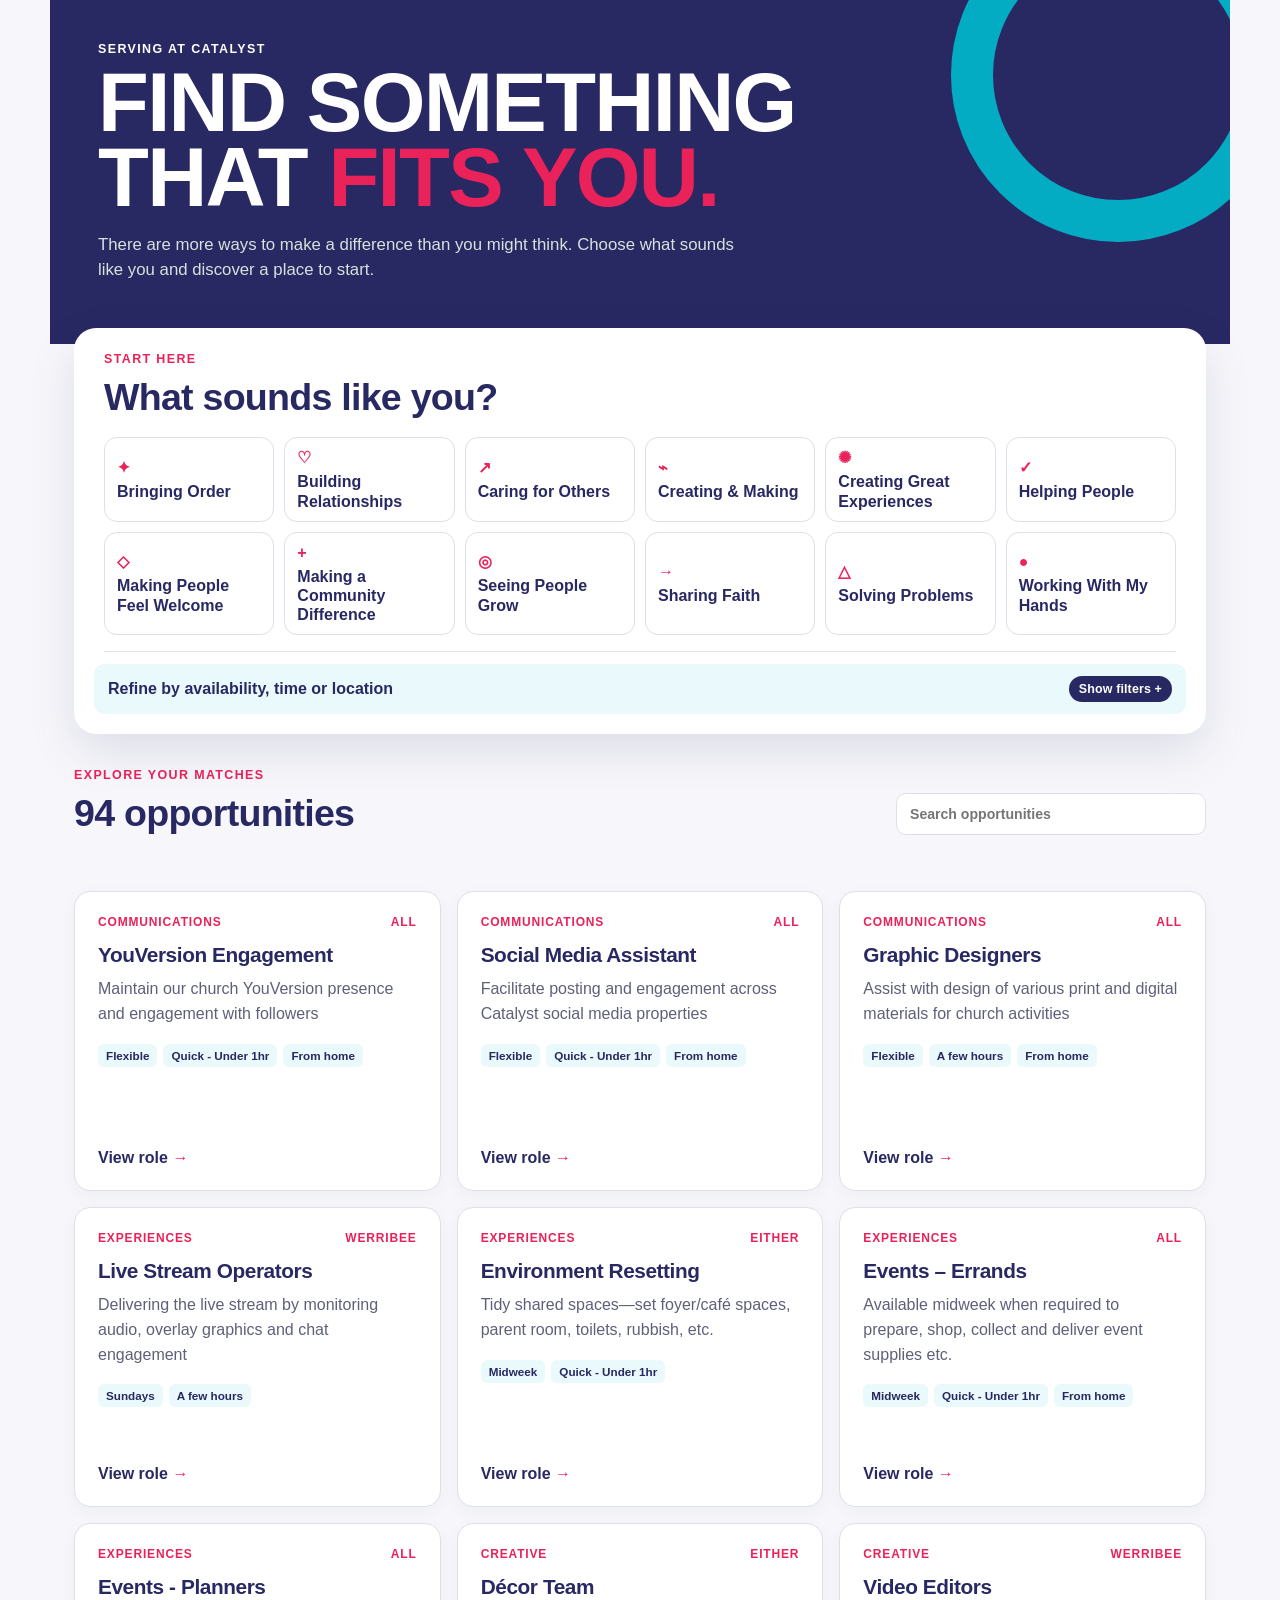
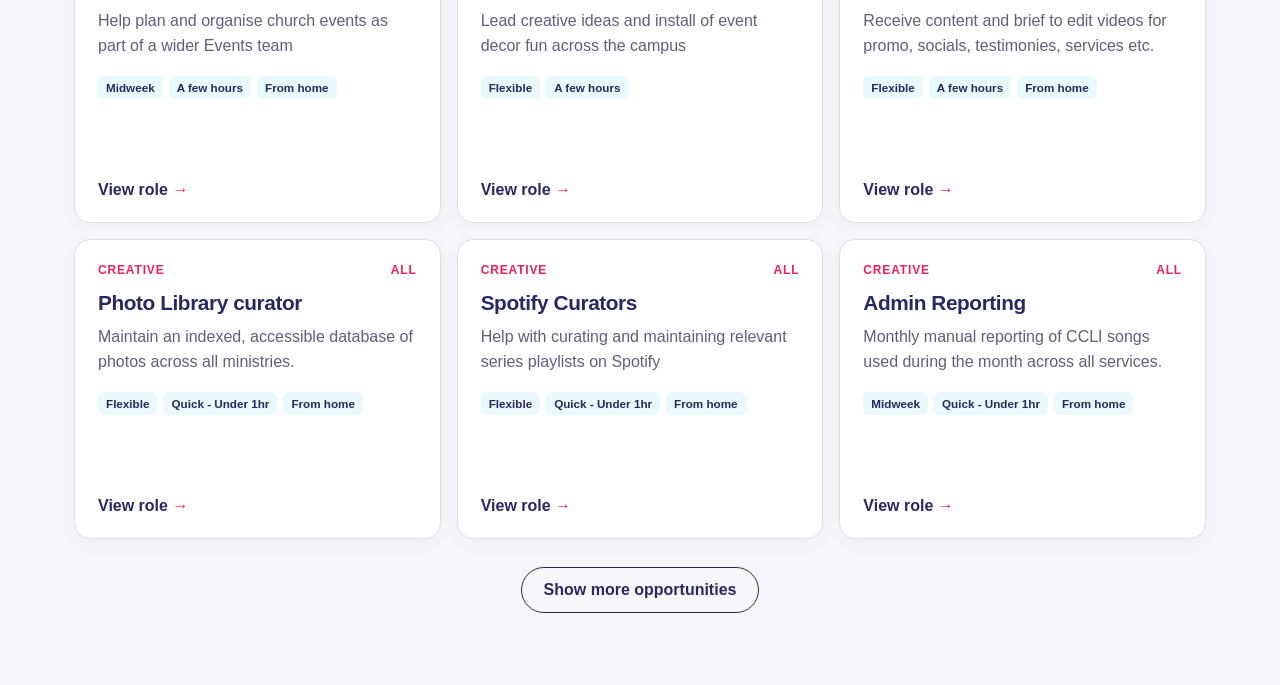
<file: index.html>
<!doctype html>
<html lang="en">
<head>
  <meta charset="utf-8">
  <meta name="viewport" content="width=device-width, initial-scale=1">
  <meta name="description" content="Discover volunteer opportunities at Catalyst that fit your interests, availability and skills.">
  <title>Find Your Fit | Catalyst Baptist Church</title>
  <link rel="stylesheet" href="styles.css?v=20260813-6">
</head>
<body>
  <main class="app-shell">
    <section class="hero" aria-labelledby="page-title">
      <p class="eyebrow">Serving at Catalyst</p>
      <h1 id="page-title">Find something that <em>fits you.</em></h1>
      <p class="hero-copy">There are more ways to make a difference than you might think. Choose what sounds like you and discover a place to start.</p>
    </section>

    <section class="finder" aria-label="Volunteer opportunity finder">
      <div class="finder-header">
        <div>
          <p class="step-label">Start here</p>
          <h2>What sounds like you?</h2>
        </div>
        <button id="clear-all" class="clear-button" type="button" hidden>Clear all</button>
      </div>
      <div id="interest-filters" class="choice-grid" aria-label="Filter by interests"></div>

      <details class="more-filters">
        <summary><span>Refine by availability, time or location</span></summary>
        <div class="filter-panel">
          <div class="filter-group">
            <h3>How do you like to contribute?</h3>
            <div id="style-filters" class="chip-list"></div>
          </div>
          <div class="filter-row">
            <label>When can you help?
              <select id="availability-filter"><option value="">Any time</option></select>
            </label>
            <label>How much time?
              <select id="commitment-filter"><option value="">Any amount</option></select>
            </label>
            <label>Where?
              <select id="campus-filter"><option value="">Any campus</option></select>
            </label>
          </div>
          <label class="remote-toggle"><input id="remote-filter" type="checkbox"> Show only roles I can help with from home</label>
        </div>
      </details>
    </section>

    <section class="results" aria-labelledby="results-heading" aria-live="polite">
      <div class="results-heading-row">
        <div>
          <p class="step-label">Explore your matches</p>
          <h2 id="results-heading"><span id="match-count">94</span> opportunities</h2>
        </div>
        <label class="search-label"><span class="sr-only">Search roles</span><input id="search" type="search" placeholder="Search opportunities"></label>
      </div>
      <div id="active-filters" class="active-filters" aria-label="Active filters"></div>
      <div id="role-grid" class="role-grid"></div>
      <div id="empty-state" class="empty-state" hidden>
        <h3>No exact matches yet</h3>
        <p>Try removing one filter—there may be a role you haven't considered.</p>
        <button type="button" id="empty-clear" class="primary-button">Show all opportunities</button>
      </div>
      <button id="show-more" class="show-more" type="button">Show more opportunities</button>
    </section>
  </main>

  <dialog id="role-dialog" aria-labelledby="dialog-title">
    <button class="dialog-close" type="button" aria-label="Close role details">×</button>
    <div id="dialog-content"></div>
  </dialog>
  <script src="app.js?v=20260813-2" defer></script>
</body>
</html>
</file>
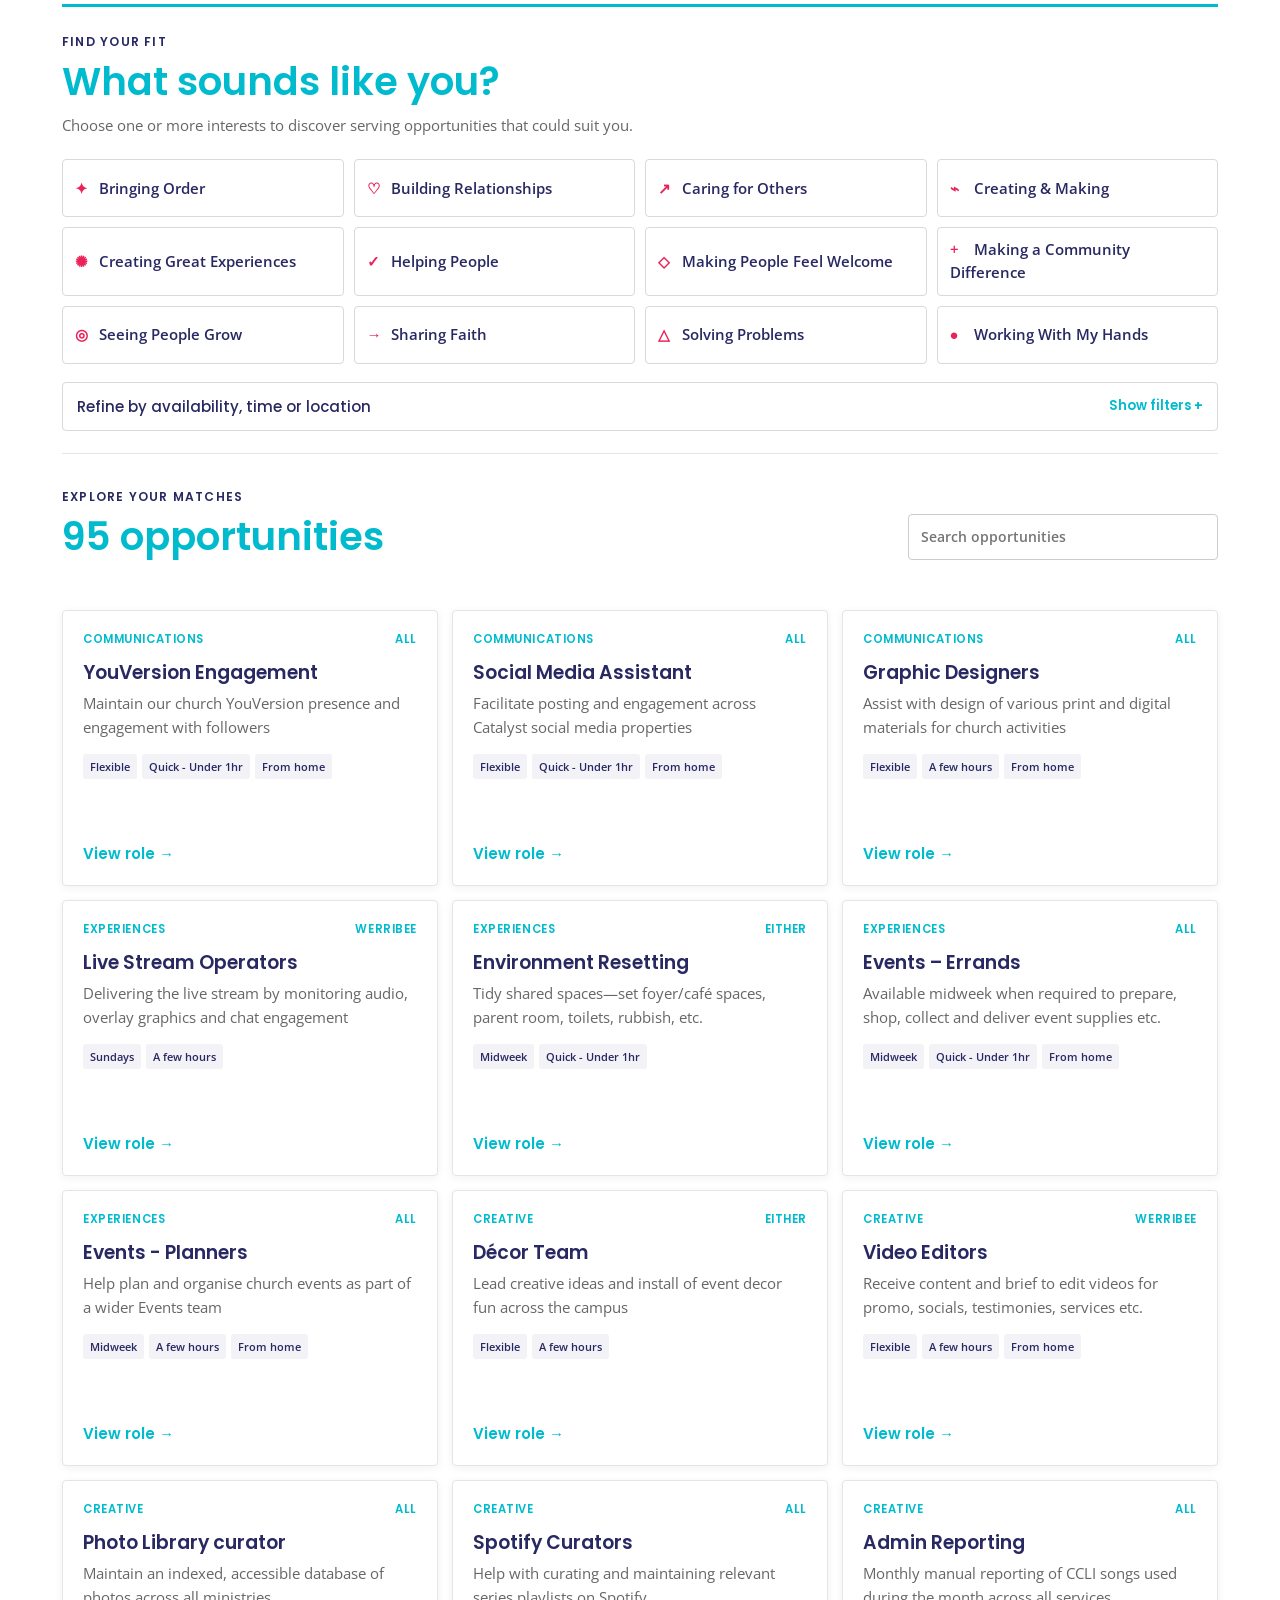
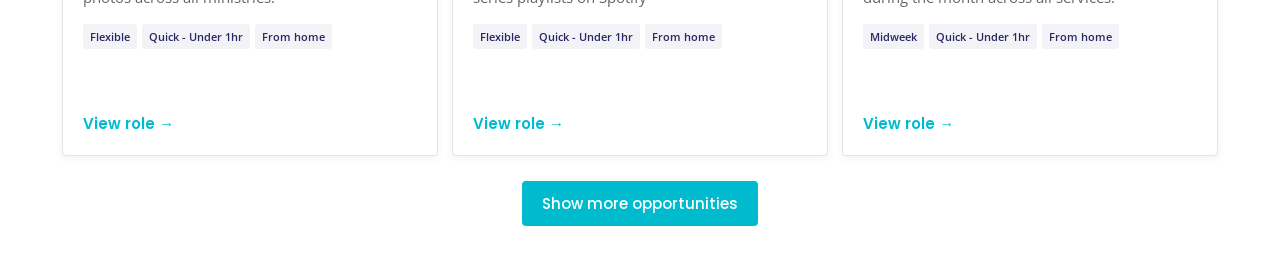
<file: embed/index.html>
<!doctype html>
<html lang="en">
<head>
  <meta charset="utf-8">
  <meta name="viewport" content="width=device-width, initial-scale=1">
  <meta name="description" content="Find a serving opportunity at Catalyst that fits you.">
  <title>Find Your Fit | Catalyst Baptist Church</title>
  <link rel="preconnect" href="https://fonts.googleapis.com">
  <link rel="preconnect" href="https://fonts.gstatic.com" crossorigin>
  <link href="https://fonts.googleapis.com/css2?family=Open+Sans:wght@400;600;700&family=Poppins:wght@500;600&display=swap" rel="stylesheet">
  <link rel="stylesheet" href="styles.css?v=20260814-1">
</head>
<body>
  <main class="embed-shell">
    <section class="finder" aria-label="Volunteer opportunity finder">
      <div class="finder-header">
        <div>
          <p class="step-label">Find your fit</p>
          <h2>What sounds like you?</h2>
          <p class="finder-intro">Choose one or more interests to discover serving opportunities that could suit you.</p>
        </div>
        <button id="clear-all" class="clear-button" type="button" hidden>Clear all</button>
      </div>
      <div id="interest-filters" class="choice-grid" aria-label="Filter by interests"></div>

      <details class="more-filters">
        <summary><span>Refine by availability, time or location</span></summary>
        <div class="filter-panel">
          <div class="filter-group">
            <h3>How do you like to contribute?</h3>
            <div id="style-filters" class="chip-list"></div>
          </div>
          <div class="filter-row">
            <label>When can you help?
              <select id="availability-filter"><option value="">Any time</option></select>
            </label>
            <label>How much time?
              <select id="commitment-filter"><option value="">Any amount</option></select>
            </label>
            <label>Where?
              <select id="campus-filter"><option value="">Any campus</option></select>
            </label>
          </div>
          <label class="remote-toggle"><input id="remote-filter" type="checkbox"> Show only roles I can help with from home</label>
        </div>
      </details>
    </section>

    <section class="results" aria-labelledby="results-heading" aria-live="polite">
      <div class="results-heading-row">
        <div>
          <p class="step-label">Explore your matches</p>
          <h2 id="results-heading"><span id="match-count">94</span> opportunities</h2>
        </div>
        <label class="search-label"><span class="sr-only">Search roles</span><input id="search" type="search" placeholder="Search opportunities"></label>
      </div>
      <div id="active-filters" class="active-filters" aria-label="Active filters"></div>
      <div id="role-grid" class="role-grid"></div>
      <div id="empty-state" class="empty-state" hidden>
        <h3>No exact matches yet</h3>
        <p>Try removing one filter—there may be a role you haven't considered.</p>
        <button type="button" id="empty-clear" class="primary-button">Show all opportunities</button>
      </div>
      <button id="show-more" class="show-more" type="button">Show more opportunities</button>
    </section>
  </main>

  <dialog id="role-dialog" aria-labelledby="dialog-title">
    <button class="dialog-close" type="button" aria-label="Close role details">×</button>
    <div id="dialog-content"></div>
  </dialog>
  <script src="app.js?v=20260814-2" defer></script>
</body>
</html>
</file>
<file: styles.css>
:root {
  --navy: #282863;
  --pink: #ea225a;
  --cyan: #00bbce;
  --yellow: #ffd600;
  --ink: #282863;
  --muted: #5e607a;
  --cream: #f7f7fb;
  --paper: #ffffff;
  --tint: #eaf9fb;
  --line: #dedfea;
  --shadow: 0 18px 48px rgba(40, 40, 99, .12);
  --headline: "Arial Narrow", "Helvetica Neue Condensed", Impact, sans-serif;
  --body: Arial, Helvetica, sans-serif;
}
* { box-sizing: border-box; }
html { scroll-behavior: smooth; }
body { margin: 0; color: var(--ink); background: var(--cream); font-family: var(--body); }
button, input, select { font: inherit; }
button, summary, select { cursor: pointer; }
button:focus-visible, input:focus-visible, select:focus-visible, summary:focus-visible { outline: 3px solid rgba(0,187,206,.38); outline-offset: 3px; }
.app-shell { max-width: 1180px; margin: 0 auto; padding: 0 24px 72px; }
.hero { position: relative; overflow: hidden; margin: 0 -24px; padding: 42px 48px 44px; color: #fff; background: var(--navy); }
.hero::after { content: ""; position: absolute; width: 250px; height: 250px; right: -55px; top: -92px; border: 42px solid var(--cyan); border-radius: 50%; opacity: .9; }
.eyebrow, .step-label { margin: 0 0 10px; font-weight: 700; letter-spacing: .11em; text-transform: uppercase; font-size: .78rem; }
.eyebrow { color: #fff; }
h1, h2, h3 { font-family: var(--headline); font-stretch: condensed; letter-spacing: -.02em; }
h1 { position: relative; z-index: 1; max-width: 760px; margin: 0; font-size: clamp(2.8rem, 6.5vw, 5.2rem); line-height: .9; text-transform: uppercase; }
h1 em { color: var(--pink); font-style: normal; }
.hero-copy { position: relative; z-index: 1; max-width: 660px; margin: 16px 0 18px; color: #d7e2dd; font-size: 1.05rem; line-height: 1.5; }
.hero-stats { display: flex; flex-wrap: wrap; gap: 10px 30px; color: #d7e2dd; font-size: .92rem; }
.hero-stats span:not(:last-child)::after { content: "·"; margin-left: 30px; color: var(--cyan); }
.hero-stats strong { color: #fff; }
.finder { position: relative; z-index: 2; margin-top: -16px; padding: 24px 30px; border-radius: 22px; background: var(--paper); box-shadow: var(--shadow); }
.finder-header, .results-heading-row { display: flex; justify-content: space-between; gap: 20px; align-items: end; }
.step-label { color: var(--pink); }
h2 { margin: 0; font-size: clamp(1.7rem, 3vw, 2.35rem); }
.clear-button { padding: 8px 0; color: var(--navy); border: 0; background: none; font-weight: 700; text-decoration: underline; }
.choice-grid { display: grid; grid-template-columns: repeat(6, 1fr); gap: 10px; margin-top: 18px; }
.choice, .chip { border: 1px solid var(--line); color: var(--ink); background: #fff; transition: .15s ease; }
.choice { min-height: 64px; padding: 10px 12px; border-radius: 13px; text-align: left; font-weight: 700; line-height: 1.2; }
.choice::before { content: attr(data-mark); display: block; margin-bottom: 5px; color: var(--pink); font-size: 1rem; }
.choice:hover, .chip:hover { border-color: var(--cyan); transform: translateY(-1px); }
.choice[aria-pressed="true"], .chip[aria-pressed="true"] { color: #fff; border-color: var(--navy); background: var(--navy); }
.choice[aria-pressed="true"]::before { color: var(--pink); }
.more-filters { margin-top: 16px; border-top: 1px solid var(--line); }
.more-filters summary { display: flex; justify-content: space-between; align-items: center; gap: 16px; margin: 12px -10px -4px; padding: 12px 14px; border-radius: 10px; color: var(--navy); background: var(--tint); font-weight: 700; list-style: none; }
.more-filters summary::after { content: "Show filters  +"; flex: 0 0 auto; padding: 6px 10px; border-radius: 999px; color: #fff; background: var(--navy); font-size: .78rem; letter-spacing: .01em; }
.more-filters[open] summary::after { content: "Hide filters  −"; }
.more-filters summary::-webkit-details-marker { display: none; }
.filter-panel { padding-top: 22px; }
.filter-group h3 { margin: 0 0 10px; font-size: 1rem; letter-spacing: 0; }
.chip-list, .active-filters { display: flex; flex-wrap: wrap; gap: 8px; }
.chip { padding: 8px 12px; border-radius: 999px; font-size: .88rem; font-weight: 600; }
.filter-row { display: grid; grid-template-columns: repeat(3, 1fr); gap: 14px; margin-top: 22px; }
label { font-weight: 700; font-size: .88rem; }
select, input[type="search"] { width: 100%; margin-top: 7px; padding: 12px 13px; color: var(--ink); border: 1px solid var(--line); border-radius: 10px; background: #fff; }
.remote-toggle { display: flex; align-items: center; gap: 9px; margin-top: 18px; font-weight: 600; }
.remote-toggle input { width: 18px; height: 18px; accent-color: var(--pink); }
.results { padding-top: 34px; }
.search-label { width: min(310px, 36vw); }
.search-label input { margin: 0; }
.active-filters { min-height: 26px; margin: 18px 0 12px; }
.active-pill { padding: 6px 10px; border: 0; border-radius: 999px; color: var(--navy); background: var(--tint); font-size: .8rem; font-weight: 700; }
.active-pill::after { content: " ×"; }
.role-grid { display: grid; grid-template-columns: repeat(3, 1fr); gap: 16px; }
.role-card { display: flex; flex-direction: column; min-height: 300px; padding: 23px; border: 1px solid var(--line); border-radius: 16px; background: var(--paper); box-shadow: 0 5px 18px rgba(23,53,46,.04); }
.role-card:hover { border-color: #aabcb3; box-shadow: 0 12px 26px rgba(23,53,46,.08); }
.card-topline { display: flex; justify-content: space-between; gap: 8px; color: var(--pink); font-size: .75rem; font-weight: 700; letter-spacing: .07em; text-transform: uppercase; }
.role-card h3 { margin: 14px 0 9px; font-size: 1.3rem; line-height: 1.18; }
.role-card p { margin: 0; color: var(--muted); line-height: 1.55; }
.card-tags { display: flex; flex-wrap: wrap; gap: 6px; margin: 17px 0; }
.card-tags span { padding: 5px 8px; border-radius: 6px; color: var(--navy); background: var(--tint); font-size: .73rem; font-weight: 700; }
.view-role { align-self: flex-start; margin-top: auto; padding: 8px 0 0; border: 0; color: var(--navy); background: none; font-weight: 800; }
.view-role::after { content: " →"; color: var(--pink); }
.show-more { display: block; margin: 28px auto 0; padding: 13px 22px; border: 1px solid var(--navy); border-radius: 999px; color: var(--navy); background: transparent; font-weight: 800; }
.show-more:hover { color: #fff; background: var(--navy); }
.empty-state { padding: 60px 20px; text-align: center; }
.empty-state h3 { margin: 0; font-size: 1.6rem; }
.empty-state p { color: var(--muted); }
.primary-button { padding: 12px 18px; color: #fff; border: 0; border-radius: 9px; background: var(--navy); font-weight: 700; }
dialog { width: min(680px, calc(100% - 28px)); max-height: calc(100vh - 28px); padding: 0; border: 0; border-radius: 20px; color: var(--ink); box-shadow: var(--shadow); }
dialog::backdrop { background: rgba(12, 29, 24, .65); backdrop-filter: blur(3px); }
.dialog-close { position: absolute; right: 15px; top: 12px; width: 38px; height: 38px; border: 0; border-radius: 50%; color: var(--navy); background: var(--tint); font-size: 1.5rem; }
#dialog-content { padding: 38px; }
.dialog-kicker { color: var(--pink); font-weight: 800; text-transform: uppercase; letter-spacing: .08em; font-size: .78rem; }
#dialog-title { margin: 10px 44px 12px 0; font-size: 2rem; }
.dialog-summary { color: var(--muted); font-size: 1.05rem; line-height: 1.65; }
.detail-grid { display: grid; grid-template-columns: 1fr 1fr; gap: 17px; margin: 25px 0; padding: 20px; border-radius: 12px; background: var(--cream); }
.detail-grid dt { color: var(--muted); font-size: .75rem; font-weight: 700; text-transform: uppercase; }
.detail-grid dd { margin: 4px 0 0; font-weight: 700; }
.dialog-actions { display: flex; flex-wrap: wrap; gap: 10px; align-items: center; }
.dialog-actions a { display: inline-block; padding: 13px 18px; border-radius: 9px; color: #fff; background: var(--pink); font-weight: 800; text-decoration: none; }
.dialog-note { color: var(--muted); font-size: .82rem; }
.sr-only { position: absolute; width: 1px; height: 1px; padding: 0; margin: -1px; overflow: hidden; clip: rect(0,0,0,0); white-space: nowrap; border: 0; }
@media (max-width: 1100px) { .choice-grid { grid-template-columns: repeat(4, 1fr); } }
@media (max-width: 850px) { .choice-grid { grid-template-columns: repeat(3, 1fr); } .role-grid { grid-template-columns: repeat(2, 1fr); } }
@media (max-width: 620px) {
  .app-shell { padding: 0 14px 54px; }
  .hero { margin: 0 -14px; padding: 38px 20px 38px; }
  .hero::after { width: 190px; height: 190px; border-width: 32px; right: -70px; top: -80px; opacity: .65; }
  .hero-copy { font-size: 1rem; }
  .hero-stats { display: grid; gap: 5px; }
  .hero-stats span::after { display: none; }
  .finder { margin-top: -18px; padding: 22px 16px; border-radius: 17px; }
  .choice-grid { grid-template-columns: repeat(2, 1fr); }
  .choice { min-height: 70px; font-size: .9rem; }
  .filter-row, .role-grid, .detail-grid { grid-template-columns: 1fr; }
  .results-heading-row { align-items: stretch; flex-direction: column; }
  .search-label { width: 100%; }
  .role-card { min-height: 270px; }
  #dialog-content { padding: 32px 22px 24px; }
}
@media (min-width: 1500px) {
  .hero { padding-right: 72px; padding-left: 72px; }
  .hero-copy { max-width: 720px; }
}
@media (prefers-reduced-motion: reduce) { html { scroll-behavior: auto; } *, *::before, *::after { transition: none !important; } }
</file>
<file: embed/styles.css>
:root { --cyan:#00bbce; --navy:#282863; --pink:#ea225a; --ink:#222; --muted:#666; --line:#e5e5e5; --pale:#f4fbfc; }
* { box-sizing:border-box; }
html { scroll-behavior:smooth; }
body { margin:0; color:var(--ink); background:transparent; font:400 15px/1.55 "Open Sans",Arial,sans-serif; }
button,input,select { font:inherit; }
button,summary,select { cursor:pointer; }
button:focus-visible,input:focus-visible,select:focus-visible,summary:focus-visible { outline:3px solid rgba(0,187,206,.32); outline-offset:2px; }
.embed-shell { width:100%; max-width:1180px; margin:0 auto; padding:4px 12px 40px; }
h2,h3 { margin:0; font-family:Poppins,Arial,sans-serif; font-weight:600; line-height:1.2; }
h2 { color:var(--cyan); font-size:clamp(1.75rem,3vw,2.5rem); }
.step-label { margin:0 0 7px; color:var(--navy); font-family:Poppins,Arial,sans-serif; font-size:.76rem; font-weight:600; letter-spacing:.1em; text-transform:uppercase; }
.finder { padding:26px 0 22px; border-top:3px solid var(--cyan); border-bottom:1px solid var(--line); }
.finder-header,.results-heading-row { display:flex; justify-content:space-between; align-items:flex-end; gap:24px; }
.finder-intro { max-width:680px; margin:9px 0 0; color:var(--muted); }
.clear-button { padding:5px 0; color:var(--cyan); border:0; background:none; font-weight:700; text-decoration:underline; }
.choice-grid { display:grid; grid-template-columns:repeat(4,minmax(0,1fr)); gap:10px; margin-top:22px; }
.choice,.chip { color:var(--navy); border:1px solid #d8d8df; background:#fff; font-weight:600; transition:.15s ease; }
.choice { min-height:58px; padding:10px 12px; border-radius:4px; text-align:left; }
.choice::before { content:attr(data-mark); display:inline-block; width:24px; color:var(--pink); }
.choice:hover,.chip:hover { border-color:var(--cyan); background:var(--pale); }
.choice[aria-pressed="true"],.chip[aria-pressed="true"] { color:#fff; border-color:var(--cyan); background:var(--cyan); }
.choice[aria-pressed="true"]::before { color:#fff; }
.more-filters { margin-top:18px; }
.more-filters summary { display:flex; justify-content:space-between; align-items:center; gap:16px; padding:12px 14px; border:1px solid #d8d8df; border-radius:4px; color:var(--navy); background:#fff; font-family:Poppins,Arial,sans-serif; font-weight:500; list-style:none; }
.more-filters summary::-webkit-details-marker { display:none; }
.more-filters summary::after { content:"Show filters  +"; flex:0 0 auto; color:var(--cyan); font-size:.82rem; font-weight:600; }
.more-filters[open] summary::after { content:"Hide filters  −"; }
.filter-panel { padding:20px 14px 4px; }
.filter-group h3 { margin-bottom:10px; color:var(--navy); font-size:1rem; }
.chip-list,.active-filters { display:flex; flex-wrap:wrap; gap:8px; }
.chip { padding:7px 11px; border-radius:4px; font-size:.84rem; }
.filter-row { display:grid; grid-template-columns:repeat(3,1fr); gap:14px; margin-top:20px; }
label { font-weight:600; font-size:.87rem; }
select,input[type="search"] { width:100%; margin-top:6px; padding:11px 12px; color:var(--ink); border:1px solid #ccc; border-radius:4px; background:#fff; }
.remote-toggle { display:flex; align-items:center; gap:9px; margin-top:16px; font-weight:600; }
.remote-toggle input { width:17px; height:17px; accent-color:var(--cyan); }
.results { padding-top:34px; }
.search-label { width:min(310px,36vw); }
.search-label input { margin:0; }
.active-filters { min-height:24px; margin:15px 0 11px; }
.active-pill { padding:5px 9px; color:var(--navy); border:0; border-radius:4px; background:var(--pale); font-size:.78rem; font-weight:700; }
.active-pill::after { content:" ×"; }
.role-grid { display:grid; grid-template-columns:repeat(3,minmax(0,1fr)); gap:14px; }
.role-card { display:flex; flex-direction:column; min-height:276px; padding:20px; border:1px solid var(--line); border-radius:4px; background:#fff; box-shadow:0 2px 8px rgba(40,40,99,.06); }
.role-card:hover { border-color:var(--cyan); box-shadow:0 5px 16px rgba(40,40,99,.1); }
.card-topline { display:flex; justify-content:space-between; gap:8px; color:var(--cyan); font-family:Poppins,Arial,sans-serif; font-size:.72rem; font-weight:600; letter-spacing:.05em; text-transform:uppercase; }
.role-card h3 { margin:13px 0 8px; color:var(--navy); font-size:1.18rem; }
.role-card p { margin:0; color:var(--muted); }
.card-tags { display:flex; flex-wrap:wrap; gap:5px; margin:15px 0; }
.card-tags span { padding:4px 7px; border-radius:3px; color:var(--navy); background:#f2f2f7; font-size:.71rem; font-weight:600; }
.view-role { align-self:flex-start; margin-top:auto; padding:7px 0 0; color:var(--cyan); border:0; background:none; font-family:Poppins,Arial,sans-serif; font-weight:600; }
.view-role::after { content:" →"; }
.show-more { display:block; margin:25px auto 0; padding:11px 20px; color:#fff; border:0; border-radius:4px; background:var(--cyan); font-family:Poppins,Arial,sans-serif; font-weight:500; }
.show-more:hover,.primary-button:hover,.dialog-actions a:hover { background:var(--navy); }
.empty-state { padding:50px 20px; text-align:center; }
.empty-state h3 { color:var(--navy); font-size:1.5rem; }
.empty-state p { color:var(--muted); }
.primary-button { padding:11px 16px; color:#fff; border:0; border-radius:4px; background:var(--cyan); font-weight:600; }
dialog { width:min(680px,calc(100% - 28px)); max-height:calc(100vh - 28px); padding:0; color:var(--ink); border:0; border-radius:4px; box-shadow:0 18px 48px rgba(40,40,99,.22); }
dialog::backdrop { background:rgba(40,40,99,.62); }
.dialog-close { position:absolute; top:12px; right:13px; width:36px; height:36px; color:var(--navy); border:0; border-radius:50%; background:#f2f2f7; font-size:1.4rem; }
#dialog-content { padding:34px; }
.dialog-kicker { color:var(--cyan); font-family:Poppins,Arial,sans-serif; font-size:.76rem; font-weight:600; letter-spacing:.06em; text-transform:uppercase; }
#dialog-title { margin:8px 44px 10px 0; color:var(--navy); font-size:1.9rem; }
.dialog-summary { color:var(--muted); font-size:1rem; }
.detail-grid { display:grid; grid-template-columns:1fr 1fr; gap:16px; margin:23px 0; padding:18px; background:#f7f7f9; }
.detail-grid dt { color:var(--muted); font-size:.72rem; font-weight:700; text-transform:uppercase; }
.detail-grid dd { margin:3px 0 0; font-weight:600; }
.dialog-actions { display:flex; flex-wrap:wrap; align-items:center; gap:10px; }
.dialog-actions a { display:inline-block; padding:11px 16px; color:#fff; border-radius:4px; background:var(--cyan); font-family:Poppins,Arial,sans-serif; font-weight:500; text-decoration:none; }
.dialog-note { color:var(--muted); font-size:.8rem; }
.sr-only { position:absolute; width:1px; height:1px; padding:0; margin:-1px; overflow:hidden; clip:rect(0,0,0,0); white-space:nowrap; border:0; }
@media (max-width:900px) { .choice-grid{grid-template-columns:repeat(3,1fr)} .role-grid{grid-template-columns:repeat(2,1fr)} }
@media (max-width:620px) { .embed-shell{padding:2px 8px 30px} .finder{padding-top:20px} .finder-header,.results-heading-row{align-items:stretch;flex-direction:column} .choice-grid{grid-template-columns:repeat(2,1fr)} .choice{font-size:.86rem} .filter-row,.role-grid,.detail-grid{grid-template-columns:1fr} .search-label{width:100%} .role-card{min-height:250px} .more-filters summary{align-items:flex-start} #dialog-content{padding:30px 20px 22px} }
@media (prefers-reduced-motion:reduce) { html{scroll-behavior:auto} *,*::before,*::after{transition:none!important} }
</file>
